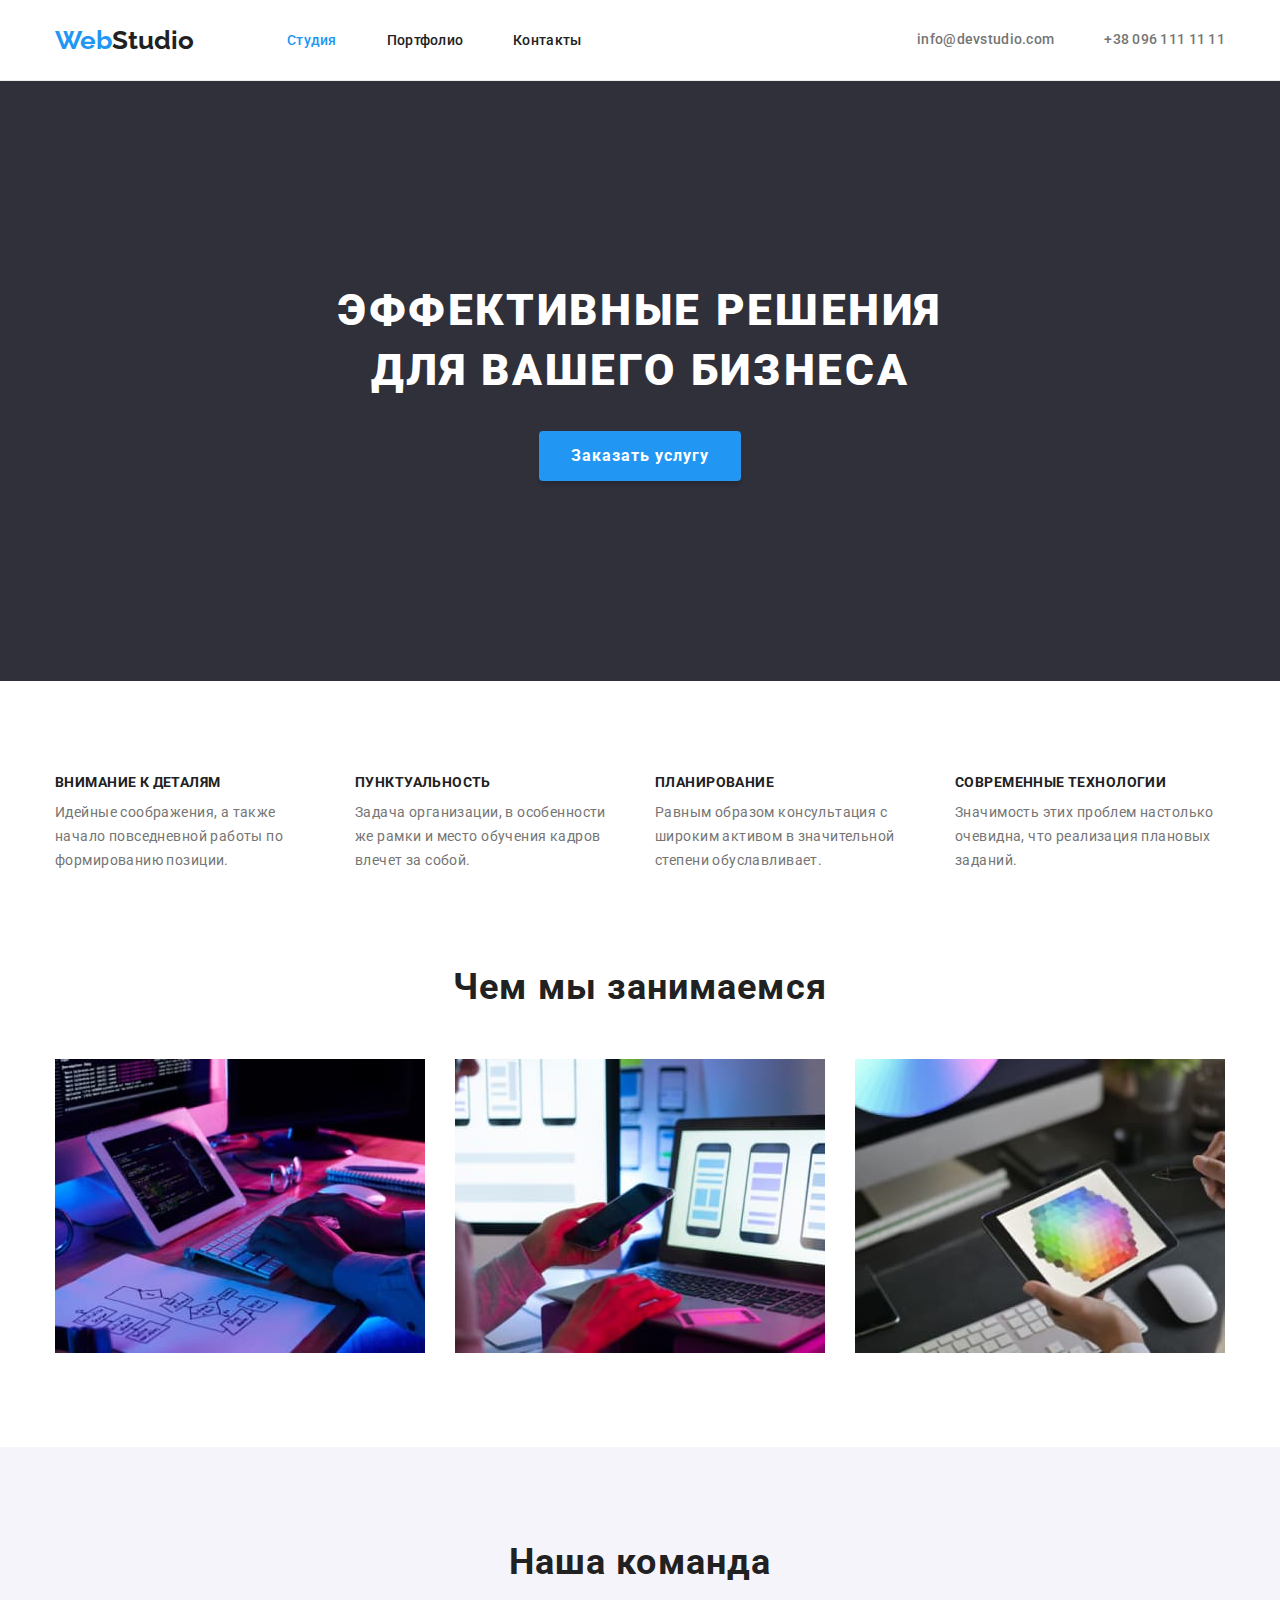
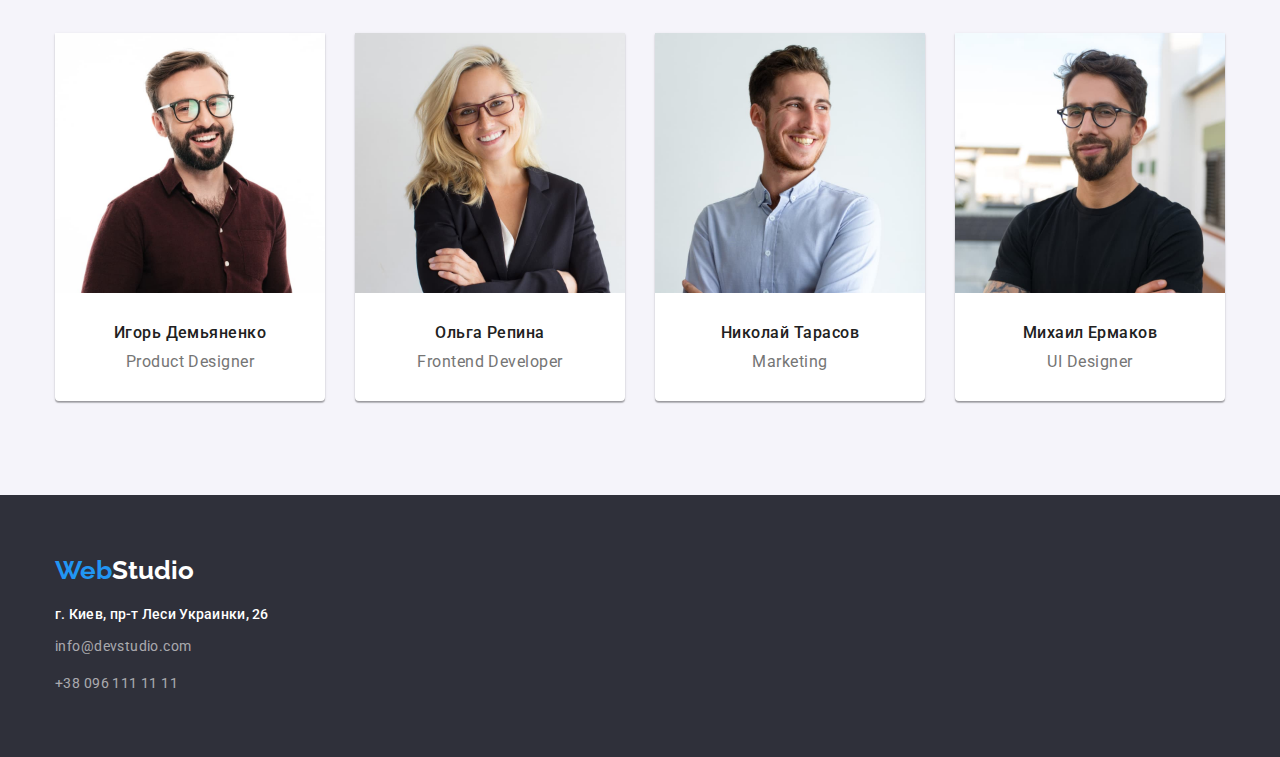
<file: index.html>
<!DOCTYPE html>

<html lang="ru">

<head>
    <meta charset="UTF-8">
    <title>Студия</title>
    <link rel="preconnect" href="https://fonts.googleapis.com">
    <link rel="preconnect" href="https://fonts.gstatic.com" crossorigin>
    <link
        href="https://fonts.googleapis.com/css2?family=Raleway:wght@700&family=Roboto:wght@400;500;700;900&display=swap"
        rel="stylesheet" />
    <link rel="stylesheet"
        href="https://cdnjs.cloudflare.com/ajax/libs/modern-normalize/1.1.0/modern-normalize.min.css" />
    <link rel="stylesheet" href="./css/styles.css" />
</head>
<body>
    <header class="main-header">
        <div class="container flex hrznt-cent">
            <a href="./index.html" class="logo"  lang="en"><span class="accent">Web</span>Studio</a>
            <nav class="main-nav">
                <ul class="main-manu list">
                    <li class="link">
                        <a href="./index.html" class="current main-menu-link">Студия</a>
                    </li>
                    <li class="link">
                        <a href="./portfolio.html" class="main-menu-link">Портфолио</a>
                    </li>
                    <li class="link">
                        <a href="#" class="main-menu-link">Контакты</a>
                    </li>
                </ul>
            </nav>
            <ul class="address-nav list">
                <li class="address-link">
                    <a href="mailto:info@devstudio.com" class="contacts-header"  lang="en">info@devstudio.com</a>
                </li>
                <li class="address-link">
                    <a href="tel:+380961111111" class="contacts-header">+38 096 111 11 11</a>
                </li>
            </ul>
        </div>
    </header>
    <main class="main-content">
        <section class="hero">
            <div class="container">
                <h1 class="hero-title">Эффективные решения<br> для вашего бизнеса</h1>
                <button class="hero-button" type="button">Заказать услугу</button>
            </div>
        </section>
        <section class="section">
            <div class="container">
                <h2 class="section-title hide">Особенности</h2>
                <ul class="list vision-list">
                    <li class="our-vision-list-item">
                        <h3 class="vision-title">Внимание к деталям</h3>
                        <p class="vision-description">Идейные соображения, а также начало повседневной работы по
                            формированию
                            позиции.</p>
                    </li>
                    <li class="our-vision-list-item">
                        <h3 class="vision-title">Пунктуальность</h3>
                        <p class="vision-description">Задача организации, в особенности же рамки и место обучения кадров
                            влечет за
                            собой.</p>
                    </li>
                    <li class="our-vision-list-item">
                        <h3 class="vision-title">Планирование</h3>
                        <p class="vision-description">Равным образом консультация с широким активом в значительной
                            степени
                            обуславливает.</p>
                    </li>
                    <li class="our-vision-list-item">
                        <h3 class="vision-title">Современные технологии</h3>
                        <p class="vision-description">Значимость этих проблем настолько очевидна, что реализация
                            плановых заданий.
                        </p>
                    </li>
                </ul>
            </div>
        </section>
        <section class="section cut-top">
            <div class="container">
                <h2 class="section-title">Чем мы занимаемся</h2>
                <ul class="list activities">
                    <li class="activities-item">
                        <img class="activity-img no-gap" src="./images/img1.jpg" alt="Написанием кода" width="370" height="294">
                    </li>
                    <li class="activities-item">
                        <img class="activity-img no-gap" src="./images/img2.jpg" alt="Разработка приложений для телефона" width="370"
                            height="294">
                    </li>
                    <li class="activities-item">
                        <img class="activity-img no-gap" src="./images/img3.jpg" alt="Подбор цветовой гаммы" width="370" height="294">
                    </li>
                </ul>
            </div>
        </section>
        <section class="section secnd-section-color">
            <div class="container">
                <h2 class="section-title">Наша команда</h2>
                <ul class="list crew">
                    <li class="crew-card">
                        <img class="crew-photo no-gap" src="./images/img-designer.jpg" alt="Член команды" width="270" height="260">
                        <div class="crew-tag">
                            <h3 class="crew-name">Игорь Демьяненко</h3>
                            <p class="crew-job" lang="en">Product Designer</p>
                        </div>
                    </li>
                    <li class="crew-card">
                        <img class="crew-photo no-gap" src="./images/img-developer.jpg" alt="Член команды" width="270" height="260">
                        <div class="crew-tag">
                            <h3 class="crew-name">Ольга Репина</h3>
                            <p class="crew-job" lang="en">Frontend Developer</p>
                        </div>
                    </li>
                    <li class="crew-card">
                        <img class="crew-photo no-gap" src="./images/img-marketing.jpg" alt="Член команды" width="270" height="260">
                        <div class="crew-tag">
                            <h3 class="crew-name">Николай Тарасов</h3>
                            <p class="crew-job" lang="en">Marketing</p>
                        </div>
                    </li>
                    <li class="crew-card">
                        <img class="crew-photo no-gap" src="./images/img-ui.jpg" alt="Член команды" width="270" height="260">
                        <div class="crew-tag">
                            <h3 class="crew-name">Михаил Ермаков</h3>
                            <p class="crew-job" lang="en">UI Designer</p>
                        </div>
                    </li>
                </ul>
            </div>
        </section>
    </main>
    <footer class="main-footer">
        <div class="container">
            <a href="./index.html" class="logo-footer"  lang="en"><span class="accent">Web</span><span class="logo-white">Studio</span></a>
            <address>
                <ul class="address-footer list">
                    <li class="address-item">
                        <a href="#" class="address-link">г. Киев, пр-т Леси Украинки, 26</a>
                    </li>
                    <li class="address-item">
                        <a href="mailto:info@devstudio.com" class="contacts-footer"  lang="en">info@devstudio.com</a>
                    </li>
                    <li class="address-item">
                        <a href="tel:+380961111111" class="contacts-footer">+38 096 111 11 11</a>
                    </li>
                </ul>
            </address>
        </div>
    </footer>
</body>

</html>
</file>
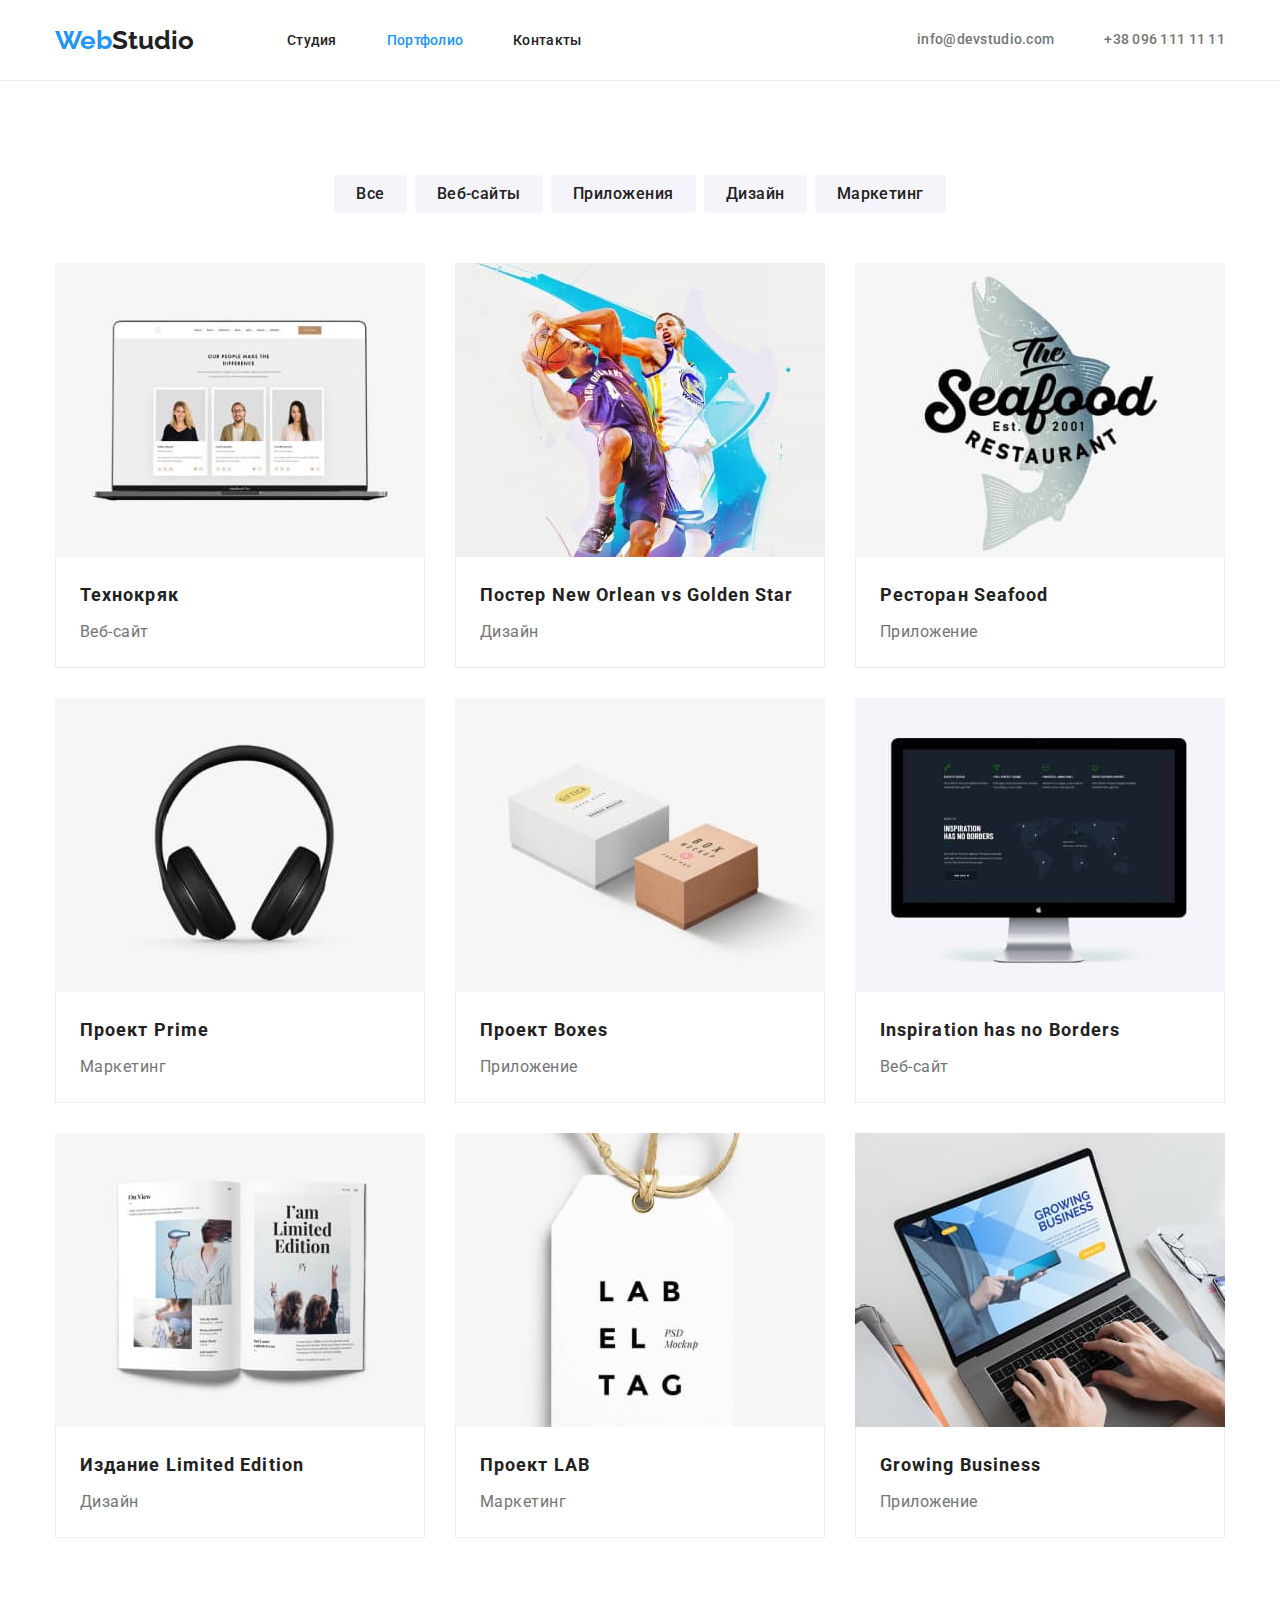
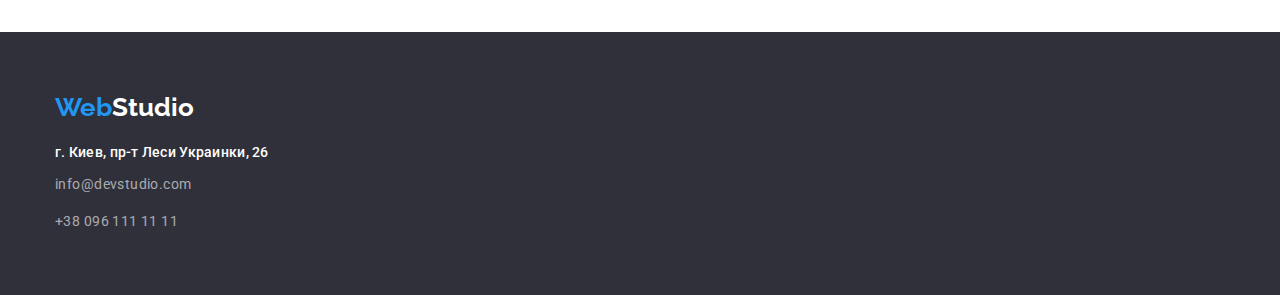
<file: portfolio.html>
<!DOCTYPE html>

<html lang="ru">

<head>
    <meta charset="UTF-8">
    <title>Портфолио</title>
    <link rel="preconnect" href="https://fonts.googleapis.com">
    <link rel="preconnect" href="https://fonts.gstatic.com" crossorigin>
    <link
        href="https://fonts.googleapis.com/css2?family=Raleway:wght@700&family=Roboto:wght@400;500;700;900&display=swap"
        rel="stylesheet"
    />
    <link 
        rel="stylesheet" 
        href="https://cdnjs.cloudflare.com/ajax/libs/modern-normalize/1.1.0/modern-normalize.min.css" 
    />
    <link rel="stylesheet" href="./css/styles.css" />
</head>
<body>
    <header class="main-header">
        <div class="container flex hrznt-cent">
            <a href="./index.html" class="logo" lang="en"><span class="accent">Web</span>Studio</a>
            <nav class="main-nav">
                <ul class="main-manu list">
                    <li class="link">
                        <a href="./index.html" class="main-menu-link">Студия</a>
                    </li>
                    <li class="link">
                        <a href="./portfolio.html" class="current main-menu-link">Портфолио</a>
                    </li>
                    <li class="link">
                        <a href="#" class="main-menu-link">Контакты</a>
                    </li>
                </ul>
            </nav>
            <ul class="address-nav list">
                <li class="address-link">
                    <a href="mailto:info@devstudio.com" class="contacts-header" lang="en">info@devstudio.com</a>
                </li>
                <li class="address-link">
                    <a href="tel:+380961111111" class="contacts-header">+38 096 111 11 11</a>
                </li>
            </ul>
        </div>
    </header>
    <main>
        <section class="section">
            <div class="container">
                <h1 class="section-title hide">Нашы работы</h1>
                <ul class="filter list">
                    <li class="filter-item">
                        <button type="button" class="filter-button">Все</button>
                    </li>
                    <li class="filter-item">
                        <button type="button" class="filter-button">Веб-сайты</button>
                    </li>
                    <li class="filter-item">
                        <button type="button" class="filter-button">Приложения</button>
                    </li>
                    <li class="filter-item">
                        <button type="button" class="filter-button">Дизайн</button>
                    </li>
                    <li class="filter-item">
                        <button type="button" class="filter-button">Маркетинг</button>
                    </li>
                </ul>
                <ul class="project-portfolio list">
                    <li class="project-card">
                        <img class="project-img no-gap" src="./images/card-technockrayk.jpg" alt="Основная страница сайта" width="370"
                            height="294">
                        <div class="project-tag">
                            <h2 class="project-name">Технокряк</h2>
                            <p class="project-category">Веб-сайт</p>
                        </div>
                    </li>
                    <li class="project-card">
                        <img class="project-img no-gap" src="./images/card-poster.jpg" alt="Два баскетболиста с мячом" width="370"
                            height="294">
                        <div class="project-tag">
                            <h2 class="project-name">Постер <span lang="en">New Orlean vs Golden Star</span></h2>
                            <p class="project-category">Дизайн</p>
                        </div>
                    </li>
                    <li class="project-card">
                        <img class="project-img no-gap" src="./images/card-restoran.jpg" alt="Логотп ресторана" width="370"
                            height="294">
                        <div class="project-tag">
                            <h2 class="project-name">Ресторан <span lang="en">Seafood</span></h2>
                            <p class="project-category">Приложение</p>
                        </div>
                    </li>
                    <li class="project-card">
                        <img class="project-img no-gap" src="./images/card-prime.jpg" alt="Полноразмерные наушники" width="370"
                            height="294">
                        <div class="project-tag">
                            <h2 class="project-name">Проект <span lang="en">Prime</span></h2>
                            <p class="project-category">Маркетинг</p>
                        </div>
                    </li>
                    <li class="project-card">
                        <img class="project-img no-gap" src="./images/card-boxes.jpg" alt="Две коробки" width="370" height="294">
                        <div class="project-tag">
                            <h2 class="project-name">Проект Boxes</h2>
                            <p class="project-category">Приложение</p>
                        </div>
                    </li>
                    <li class="project-card">
                        <img class="project-img no-gap" src="./images/card-noborders.jpg"
                            alt="Фото главной страници 'проекта' Веб-сайта на мониторе" width="370" height="294">
                        <div class="project-tag">
                            <h2 class="project-name" lang="en">Inspiration has no Borders</h2>
                            <p class="project-category">Веб-сайт</p>
                        </div>
                    </li>
                    <li class="project-card">
                        <img class="project-img no-gap" src="./images/card-publication.jpg" alt="Журнал в развороте" width="370"
                            height="294">
                        <div class="project-tag">
                            <h2 class="project-name">Издание <span lang="en">Limited Edition</span></h2>
                            <p class="project-category">Дизайн</p>
                        </div>
                    </li>
                    <li class="project-card">
                        <img class="project-img no-gap" src="./images/card-lab.jpg" alt="Фото бирки с логотипом проекта" width="370"
                            height="294">
                        <div class="project-tag">
                            <h2 class="project-name">Проект <span lang="en">LAB</span></h2>
                            <p class="project-category">Маркетинг</p>
                        </div>
                    </li>
                    <li class="project-card">
                        <img class="project-img no-gap" src="./images/card-growing.jpg" alt="Фото Веб-сайта для приложения на ноутбуке"
                            width="370" height="294">
                        <div class="project-tag">
                            <h2 class="project-name" lang="en">Growing Business</h2>
                            <p class="project-category">Приложение</p>
                        </div>
                    </li>
                </ul>
            </div>
        </section>
    </main>
    <footer class="main-footer">
        <div class="container">
            <a href="./index.html" class="logo-footer" lang="en"><span class="accent">Web</span><span
                    class="logo-white">Studio</span></a>
            <address>
                <ul class="address-footer list">
                    <li class="address-item">
                        <a href="#" class="address-link">г. Киев, пр-т Леси Украинки, 26</a>
                    </li>
                    <li class="address-item">
                        <a href="mailto:info@devstudio.com" class="contacts-footer"  lang="en">info@devstudio.com</a>
                    </li>
                    <li class="address-item">
                        <a href="tel:+380961111111" class="contacts-footer">+38 096 111 11 11</a>
                    </li>
                </ul>
            </address>
        </div>
    </footer>
</body>

</html>
</file>
<file: css/styles.css>
:root {
  --primary-text-color: rgba(33, 33, 33, 1);
  --secondary-text-color: rgba(117, 117, 117, 1);
  --accent-color: rgba(33, 150, 243, 1);
  --primary-white-color: rgba(255, 255, 255, 1);
  --secondary-section-color: rgba(245, 244, 250, 1);
  --slave-bcg-color: rgba(47, 48, 58, 1);
  --contacts-footer: rgba(255, 255, 255, 0.6);
}

html {
  box-sizing: border-box;
}

*,
*::before,
*::after {
  box-sizing: inherit;
}

body {
  font-family: Roboto, sans-serif;
  color: var(--primary-text-color);

  background-color: var(--primary-white-color);
}

.list {
  padding: 0;
  margin: 0;

  list-style-type: none;
}

.accent {
  color: var(--accent-color);
}

.secnd-section-color {
  background-color: var(--secondary-section-color);
}

.flex {
  display: flex;
}

.hrznt-cent {
  align-items:center;
}

.hide {
  display: none;
}

.section.cut-top {
  padding-top: 0;
}

.container {
  width: 1200px;
  margin-left: auto;
  margin-right: auto;
  padding-left: 15px;
  padding-right: 15px;
}

.main-header {
  border-bottom: 1px solid rgba(236, 236, 236, 1);
}

.main-manu {
  display: flex;
  margin-left: 93px;
}

.main-manu .link+.link {
  margin-left: 50px;
}

.address-nav {
  display: flex;
  margin-left: auto;
}

.address-nav>.address-link+.address-link {
  margin-left: 50px;
}

.main-menu-link {
  display: block;
  padding-top: 32px;
  padding-bottom: 32px;

  text-decoration-line: none;
  font-size: 14px;
  font-weight: 500;
  line-height: 1.17;
  letter-spacing: 0.02em;
  color: var(--primary-text-color);
}

.main-menu-link:hover,
.main-menu-link:focus {
  color: var(--accent-color);
}

.current {
  color: var(--accent-color);
}

.logo, .logo-footer {
  text-decoration-line: none;
  font-family: Raleway;
  font-size: 26px;
  font-weight: 700;
  line-height: 1.17;
  color: var(--primary-text-color);
}

.logo-footer {
  display: block;
  margin-bottom: 20px;
} 

.logo-white {
  color: var(--primary-white-color);
}

.contacts-header {
  display: block;
  padding-top: 32px;
  padding-bottom: 32px;

  text-decoration-line: none;
  font-weight: 500;
  color: var(--secondary-text-color);
}

.contacts-header:hover,
.contacts-header:focus {
  color: var(--accent-color);

}

.contacts-footer {
  text-decoration-line: none;
  font-style: normal;
  font-weight: 400;
  font-size: 14px;
  line-height: 2;
  letter-spacing: 0.03em;
  color: var(--contacts-footer);
}

.contacts-footer:hover,
.contacts-footer:focus {
  color: var(--accent-color);
}

.vision-description {
  margin: 0;

  font-style: normal;
  font-weight: 400;
  font-size: 14px;
  line-height: 1.7;
  letter-spacing: 0.03em;
  color: var(--secondary-text-color);
  
}

.hero {
  padding-top: 200px;
  padding-bottom: 200px;

  text-align: center;

  background-color: var(--slave-bcg-color);
}

.hero-title {
  margin-top: 0;
  margin-bottom: 30px;

  font-size: 44px;
  font-weight: 900;
  line-height: 1.36;
  letter-spacing: 0.06em;
  text-transform: uppercase;
  color: var(--primary-white-color);
}

.hero-button {
  padding: 10px 32px;

  font-weight: 700;
  font-size: 16px;
  line-height: 1.88;
  letter-spacing: 0.06em;
  color: var(--primary-white-color);

  background-color: var(--accent-color);
  box-shadow: 0px 4px 4px rgba(0, 0, 0, 0.15);
  border-radius: 4px;
  border: 0;
}

.hero-button:hover,
.hero-button:focus {
  letter-spacing: 0.06em;
  color: var(--primary-white-color);

  background-color: rgba(33, 150, 243, 1);
  box-shadow: 0px 4px 4px rgba(0, 0, 0, 0.15);
}

.vision-list {
  display: flex;
  flex-wrap: wrap;
  margin: -15px;
}

.our-vision-list-item {
  margin: 15px;
  width: 270px;
}

.section {
  padding-top: 94px;
  padding-bottom: 94px;
}

.activities {
  display: flex;
}

.activities-item + .activities-item {
  margin-left: 30px;
}

.no-gap {
  display: block;
}

.filter {
  display: flex;
  margin-bottom: 50px;
  justify-content: center;
}

.filter-item + .filter-item {
  margin-left: 8px;
}

.filter-button {
  padding: 6px 22px;
  
  font-family: Roboto;
  font-weight: 500;
  font-size: 16px;
  line-height: 1.63;
  text-align: center;
  letter-spacing: 0.03em;
  color: var(--primary-text-color);

  background-color: var(--secondary-section-color);
  border: 0px;
  border-radius: 4px;
}

.filter-button:hover,
.filter-button:focus {
  color: var(--primary-white-color);

  background-color: var(--accent-color);
  box-shadow: 0px 3px 1px rgba(0, 0, 0, 0.1),
  0px 1px 2px rgba(0, 0, 0, 0.08),
  0px 2px 2px rgba(0, 0, 0, 0.12);
  border-radius: 4px;
}

.project-portfolio {
  display: flex;
  flex-wrap: wrap;
  margin: -15px;
}

.project-card {
  margin: 15px;

  max-width: 370px;
  box-sizing: border-box;

  overflow: hidden;
}

.project-img {
  max-width: 100%;
  height: auto;
}

.project-tag {
  padding: 20px 24px 20px 24px;

  border-left: 1px solid rgba(238, 238, 238, 1);
  border-right: 1px solid rgba(238, 238, 238, 1);
  border-bottom: 1px solid rgba(238, 238, 238, 1);
}

.project-name {
  margin: 0px 0px 4px 0px;
  
  font-style: normal;
  font-weight: 700;
  font-size: 18px;
  line-height: 2;
  letter-spacing: 0.06em;
}

.project-category {
  margin: 0;

  font-style: normal;
  font-weight: 400;
  font-size: 16px;
  line-height: 30px;
  letter-spacing: 0.03em;
  color: var(--secondary-text-color);
}

.vision-title {
  margin-top: 0;
  margin-bottom: 10px;

  font-family: Roboto;
  font-weight: 700;
  font-size: 14px;
  line-height: 1.14;
  letter-spacing: 0.03em;
  text-transform: uppercase;
}

.section-title {
  margin-top: 0;
  margin-bottom: 50px;

  font-weight: 700;
  font-size: 36px;
  line-height: 1.17;
  text-align: center;
  letter-spacing: 0.03em;
}

.crew-card {
  width: 270px;
  height: 368px;
  margin: 15px;
  
  background-color: var(--primary-white-color);
  box-shadow: 0px 1px 3px rgba(0, 0, 0, 0.12),
  0px 1px 1px rgba(0, 0, 0, 0.14),
  0px 2px 1px rgba(0, 0, 0, 0.2);
  border-radius: 0px 0px 4px 4px;
}

.crew {
  display: flex;
  flex-wrap: wrap;
  margin: -15px;
}

.crew-tag {
  padding-top: 30px;
  padding-bottom: 30px;
}

.crew-name {
  margin-top: 0;
  margin-bottom: 10px;

  text-align: center;
  font-weight: 500;
  font-size: 16px;
  line-height: 1.19;
  letter-spacing: 0.03em;
}

.crew-job {
  margin: 0;

  text-align: center;
  font-weight: 400;
  font-size: 16px;
  line-height: 1.19;
  letter-spacing: 0.03em;
  color: var(--secondary-text-color);
}

.address-link {
  text-decoration: none;
  font-family: Roboto;
  font-style: normal;
  font-weight: 500;
  font-size: 14px;
  line-height: 1.14;
  letter-spacing: 0.02em;
  color: var(--primary-white-color);
}

.main-footer {
  padding-top: 60px;
  padding-bottom: 60px;
  margin: auto;
  
  background-color: var(--slave-bcg-color);
}

.address-footer {
  display: flex;
  flex-direction: column;
}

.address-item + .address-item{
 margin-top: 9px;
}
</file>
